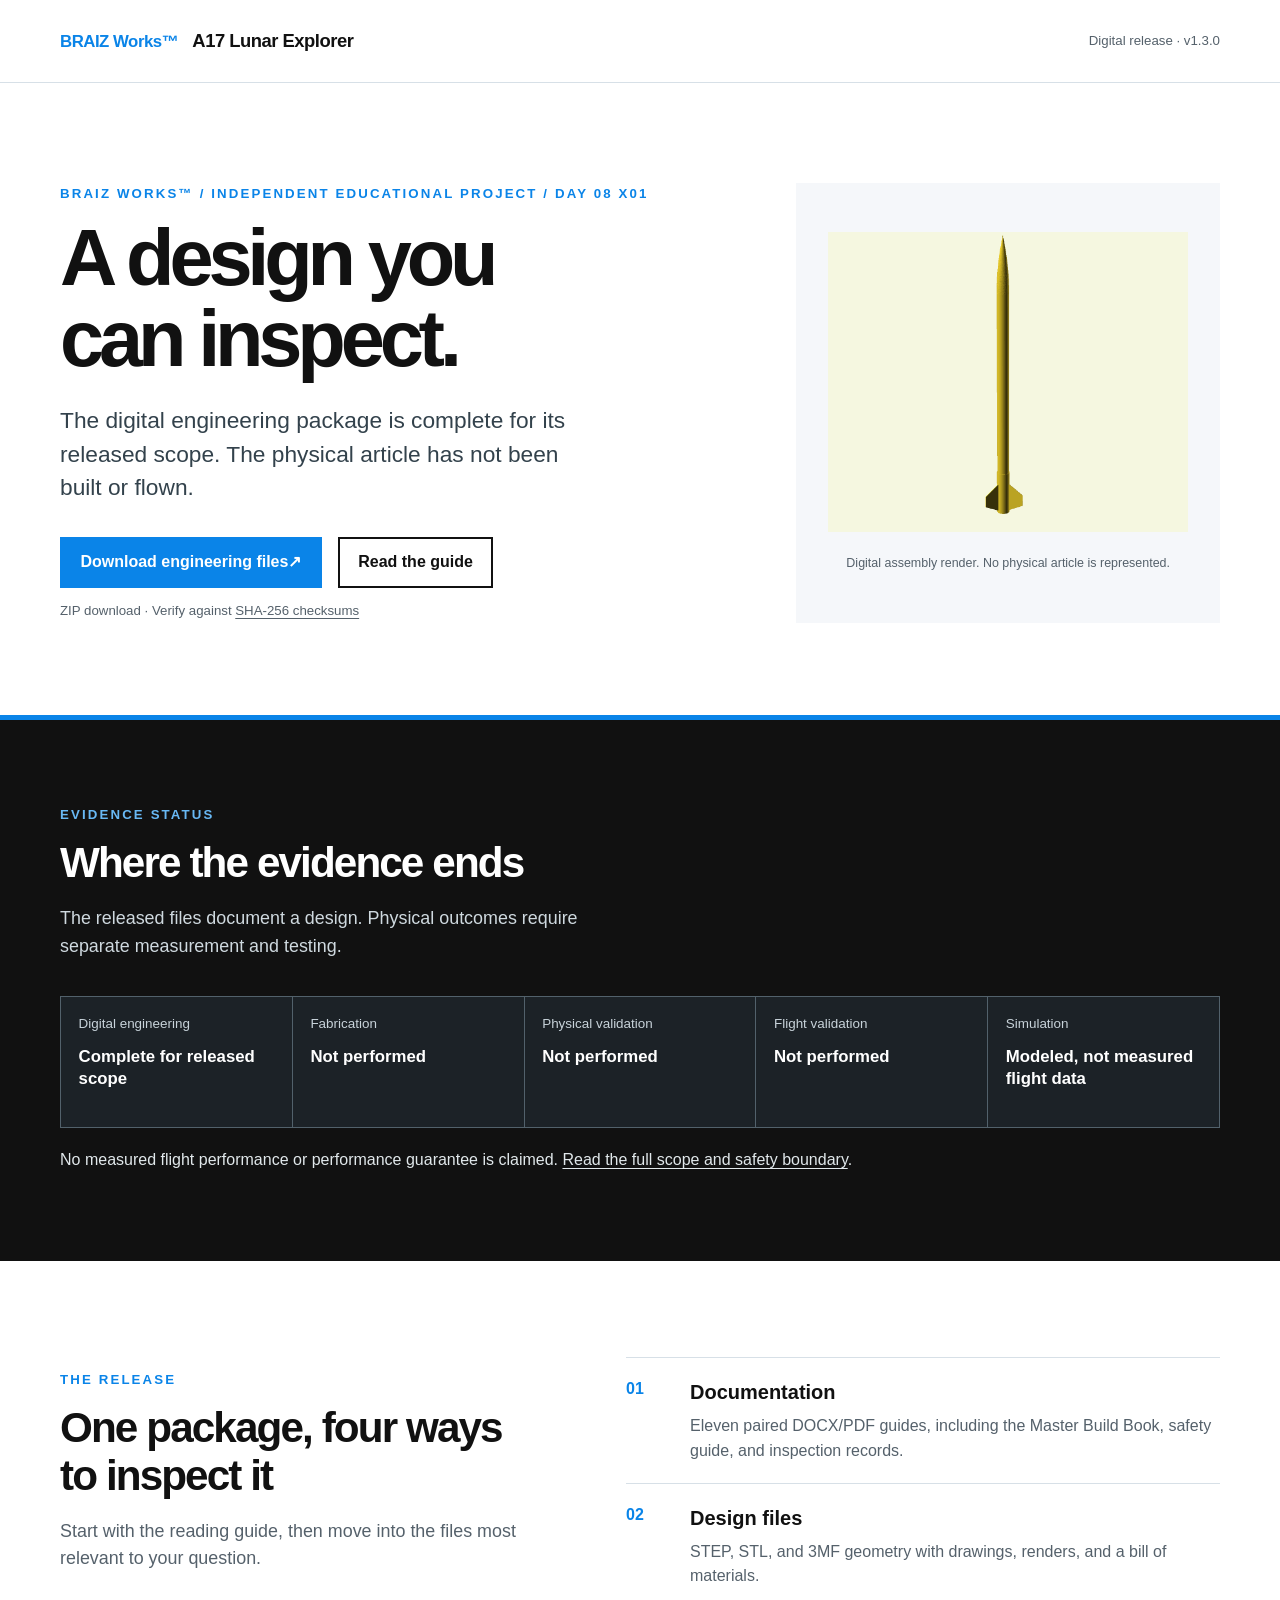
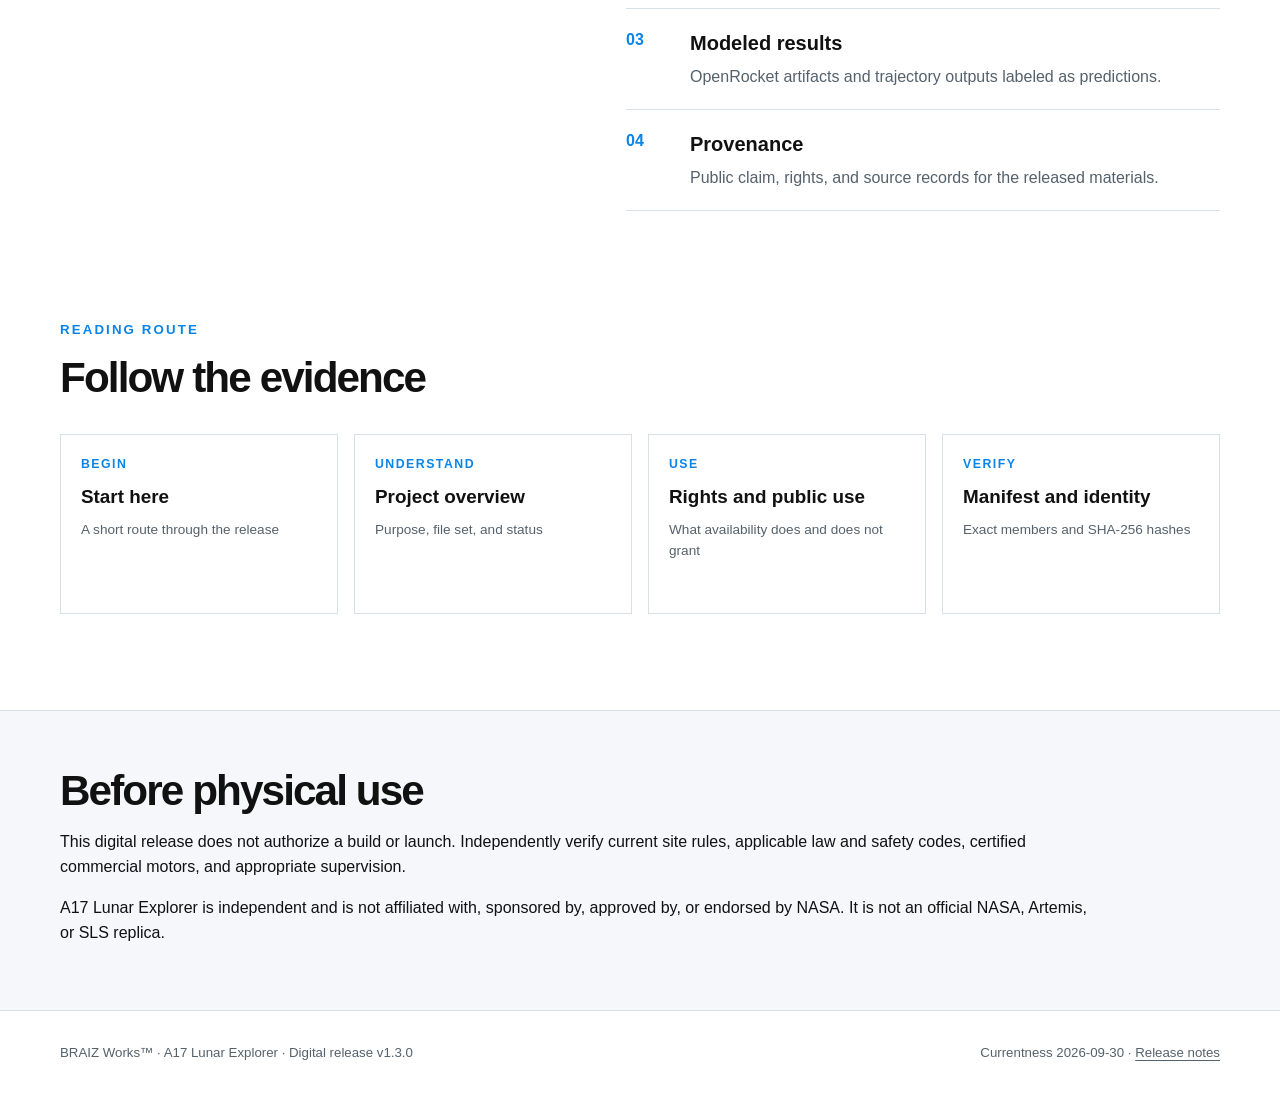
<file: index.html>
<!doctype html>
<html lang="en">
<head>
  <meta charset="utf-8">
  <meta name="viewport" content="width=device-width, initial-scale=1">
  <meta name="description" content="Inspect the A17 Lunar Explorer digital engineering package, its design files, evidence boundary, and public-use terms.">
  <title>A17 Lunar Explorer | Digital engineering release</title>
  <link rel="stylesheet" href="styles.css">
</head>
<body>
  <a class="skip" href="#main">Skip to main content</a>
  <header class="site-header">
    <div class="container header-row"><span class="wordmark"><span class="brand">BRAIZ Works™</span><span class="project">A17 Lunar Explorer</span></span><span class="edition">Digital release · v1.3.0</span></div>
  </header>
  <main id="main">
    <section class="hero container" aria-labelledby="hero-title">
      <div class="hero-copy"><p class="eyebrow">BRAIZ Works™ / Independent educational project / Day 08 X01</p><h1 id="hero-title">A design you can inspect.</h1><p class="lead">The digital engineering package is complete for its released scope. The physical article has not been built or flown.</p><div class="actions"><a class="primary" href="DOWNLOADS/A17_LUNAR_EXPLORER_PUBLIC_ENGINEERING_RELEASE_v1.3.0.zip">Download engineering files <span aria-hidden="true">↗</span></a><a class="secondary" href="START_HERE.md">Read the guide</a></div><p class="micro">ZIP download · Verify against <a href="SHA256SUMS.txt">SHA-256 checksums</a></p></div>
      <figure class="hero-art"><img src="assets/a17_digital_render.png" alt="Digital render of the tall, gold, three-fin A17 model-rocket design"><figcaption>Digital assembly render. No physical article is represented.</figcaption></figure>
    </section>
    <section class="boundary" aria-labelledby="boundary-title"><div class="container"><p class="eyebrow">Evidence status</p><h2 id="boundary-title">Where the evidence ends</h2><p class="section-intro">The released files document a design. Physical outcomes require separate measurement and testing.</p><dl class="status"><div><dt>Digital engineering</dt><dd>Complete for released scope</dd></div><div><dt>Fabrication</dt><dd>Not performed</dd></div><div><dt>Physical validation</dt><dd>Not performed</dd></div><div><dt>Flight validation</dt><dd>Not performed</dd></div><div><dt>Simulation</dt><dd>Modeled, not measured flight data</dd></div></dl><p class="boundary-note">No measured flight performance or performance guarantee is claimed. <a href="PUBLIC_SCOPE_AND_LIMITATIONS.md">Read the full scope and safety boundary</a>.</p></div></section>
    <section class="container section-grid" aria-labelledby="inside-title"><div><p class="eyebrow">The release</p><h2 id="inside-title">One package, four ways to inspect it</h2><p class="section-intro">Start with the reading guide, then move into the files most relevant to your question.</p></div><div class="inventory"><article><span>01</span><div><h3>Documentation</h3><p>Eleven paired DOCX/PDF guides, including the Master Build Book, safety guide, and inspection records.</p></div></article><article><span>02</span><div><h3>Design files</h3><p>STEP, STL, and 3MF geometry with drawings, renders, and a bill of materials.</p></div></article><article><span>03</span><div><h3>Modeled results</h3><p>OpenRocket artifacts and trajectory outputs labeled as predictions.</p></div></article><article><span>04</span><div><h3>Provenance</h3><p>Public claim, rights, and source records for the released materials.</p></div></article></div></section>
    <section class="container reading" aria-labelledby="read-title"><p class="eyebrow">Reading route</p><h2 id="read-title">Follow the evidence</h2><div class="cards"><a href="START_HERE.md"><span>Begin</span><strong>Start here</strong><small>A short route through the release</small></a><a href="PROJECT_OVERVIEW.md"><span>Understand</span><strong>Project overview</strong><small>Purpose, file set, and status</small></a><a href="RIGHTS_AND_USE.md"><span>Use</span><strong>Rights and public use</strong><small>What availability does and does not grant</small></a><a href="PUBLIC_MANIFEST.json"><span>Verify</span><strong>Manifest and identity</strong><small>Exact members and SHA-256 hashes</small></a></div></section>
    <section class="closing"><div class="container"><h2>Before physical use</h2><p>This digital release does not authorize a build or launch. Independently verify current site rules, applicable law and safety codes, certified commercial motors, and appropriate supervision.</p><p>A17 Lunar Explorer is independent and is not affiliated with, sponsored by, approved by, or endorsed by NASA. It is not an official NASA, Artemis, or SLS replica.</p></div></section>
  </main>
  <footer class="site-footer"><div class="container footer-row"><span>BRAIZ Works™ · A17 Lunar Explorer · Digital release v1.3.0</span><span>Currentness 2026-09-30 · <a href="RELEASE_NOTES.md">Release notes</a></span></div></footer>
</body>
</html>
</file>
<file: styles.css>
:root{--ink:#111111;--blue:#0A84E8;--canvas:#F5F7FA;--muted:#55616B;--line:#D7E0E7;font-family:Inter,Arial,Helvetica,sans-serif;color:var(--ink);background:#fff;line-height:1.55}*{box-sizing:border-box}html{scroll-behavior:smooth}body{margin:0}a{color:inherit;text-underline-offset:.2em}a:focus-visible{outline:3px solid var(--blue);outline-offset:4px}.container{width:min(1160px,calc(100% - 3rem));margin-inline:auto}.skip{position:absolute;left:-9999px;top:0;background:#fff;padding:.7rem 1rem;z-index:20}.skip:focus{left:1rem;top:1rem}.site-header{border-bottom:1px solid var(--line)}.header-row,.footer-row{display:flex;justify-content:space-between;align-items:center;gap:1.5rem}.header-row{min-height:82px}.wordmark{display:flex;align-items:baseline;gap:.9rem;letter-spacing:-.03em}.wordmark .brand{font-size:1.05rem;font-weight:800;color:var(--blue)}.wordmark .project{font-size:1.15rem;font-weight:650}.edition,.micro,.eyebrow,.site-footer{font-size:.83rem}.edition{color:var(--muted)}.eyebrow{text-transform:uppercase;letter-spacing:.16em;font-weight:800;color:var(--blue)}.hero{display:grid;grid-template-columns:minmax(0,1.3fr) minmax(280px,.8fr);gap:3rem;align-items:center;padding-block:5.5rem 5rem}.hero h1{font-size:clamp(3.5rem,6.2vw,6.5rem);line-height:1.02;letter-spacing:-.065em;max-width:11ch;margin:.8rem 0 1.5rem}.lead{font-size:clamp(1.15rem,1.8vw,1.42rem);line-height:1.48;max-width:34rem;color:#33424C}.actions{display:flex;flex-wrap:wrap;gap:1rem;margin-top:2rem}.actions a{display:inline-flex;align-items:center;justify-content:center;min-height:3.2rem;padding:.7rem 1.15rem;font-weight:700;text-decoration:none;border:2px solid var(--ink)}.primary{background:var(--blue);border-color:var(--blue)!important;color:#fff}.primary:hover{background:#0872CA}.secondary:hover{background:var(--canvas)}.micro{color:var(--muted)}.hero-art{margin:0;min-height:440px;background:var(--canvas);display:flex;flex-direction:column;justify-content:center;align-items:center;padding:2rem}.hero-art img{display:block;max-width:100%;max-height:390px;object-fit:contain;mix-blend-mode:multiply}.hero-art figcaption{font-size:.78rem;color:var(--muted);margin-top:1.4rem;text-align:center}.boundary{background:var(--ink);color:#fff;padding-block:4.5rem;border-top:5px solid var(--blue)}.boundary .eyebrow{color:#69B9F5}h2{font-size:clamp(2rem,3.3vw,3.35rem);line-height:1.13;letter-spacing:-.045em;margin:.5rem 0 1rem}.section-intro{font-size:1.12rem;color:var(--muted);max-width:37rem}.boundary .section-intro{color:#CFD9DF}.status{display:grid;grid-template-columns:repeat(5,1fr);gap:1px;background:#52616B;border:1px solid #52616B;margin:2.2rem 0 1.3rem}.status>div{background:#1C2227;padding:1.1rem;min-height:130px}.status dt{color:#C8D3DA;font-size:.84rem}.status dd{font-size:1.05rem;font-weight:700;margin:.7rem 0 0;line-height:1.3}.boundary-note{color:#E1E8EB}.section-grid{display:grid;grid-template-columns:.9fr 1.1fr;gap:5rem;padding-block:6rem}.inventory article{display:grid;grid-template-columns:3rem 1fr;gap:1rem;border-top:1px solid var(--line);padding:1.2rem 0}.inventory article:last-child{border-bottom:1px solid var(--line)}.inventory article>span{color:var(--blue);font-weight:800}.inventory h3{margin:0 0 .35rem;font-size:1.25rem}.inventory p{margin:0;color:var(--muted)}.reading{padding-block:0 6rem}.cards{display:grid;grid-template-columns:repeat(4,1fr);gap:1rem;margin-top:2rem}.cards a{border:1px solid var(--line);padding:1.25rem;text-decoration:none;min-height:180px;display:flex;flex-direction:column;gap:.5rem}.cards a:hover{border-color:var(--blue);background:#F7FBFF}.cards span{font-size:.77rem;color:var(--blue);text-transform:uppercase;letter-spacing:.12em;font-weight:800}.cards strong{font-size:1.18rem}.cards small{font-size:.85rem;color:var(--muted)}.closing{background:var(--canvas);padding-block:3rem;border-top:1px solid var(--line)}.closing p{max-width:65rem}.site-footer{padding-block:2rem;color:var(--muted);border-top:1px solid var(--line)}@media(max-width:900px){.hero,.section-grid{grid-template-columns:1fr;gap:2rem}.hero{padding-block:3rem}.hero-art{min-height:300px}.status{grid-template-columns:repeat(2,1fr)}.cards{grid-template-columns:repeat(2,1fr)}}@media(max-width:560px){.container{width:min(100% - 2rem,1160px)}.header-row,.footer-row{align-items:flex-start;flex-direction:column;justify-content:center;padding-block:1rem}.wordmark{flex-direction:column;gap:.15rem}.hero h1{font-size:3.2rem}.hero-art{min-height:260px}.status,.cards{grid-template-columns:1fr}.status>div{min-height:auto}.section-grid{padding-block:4rem}.reading{padding-bottom:4rem}}@media(prefers-reduced-motion:reduce){html{scroll-behavior:auto}}
</file>
